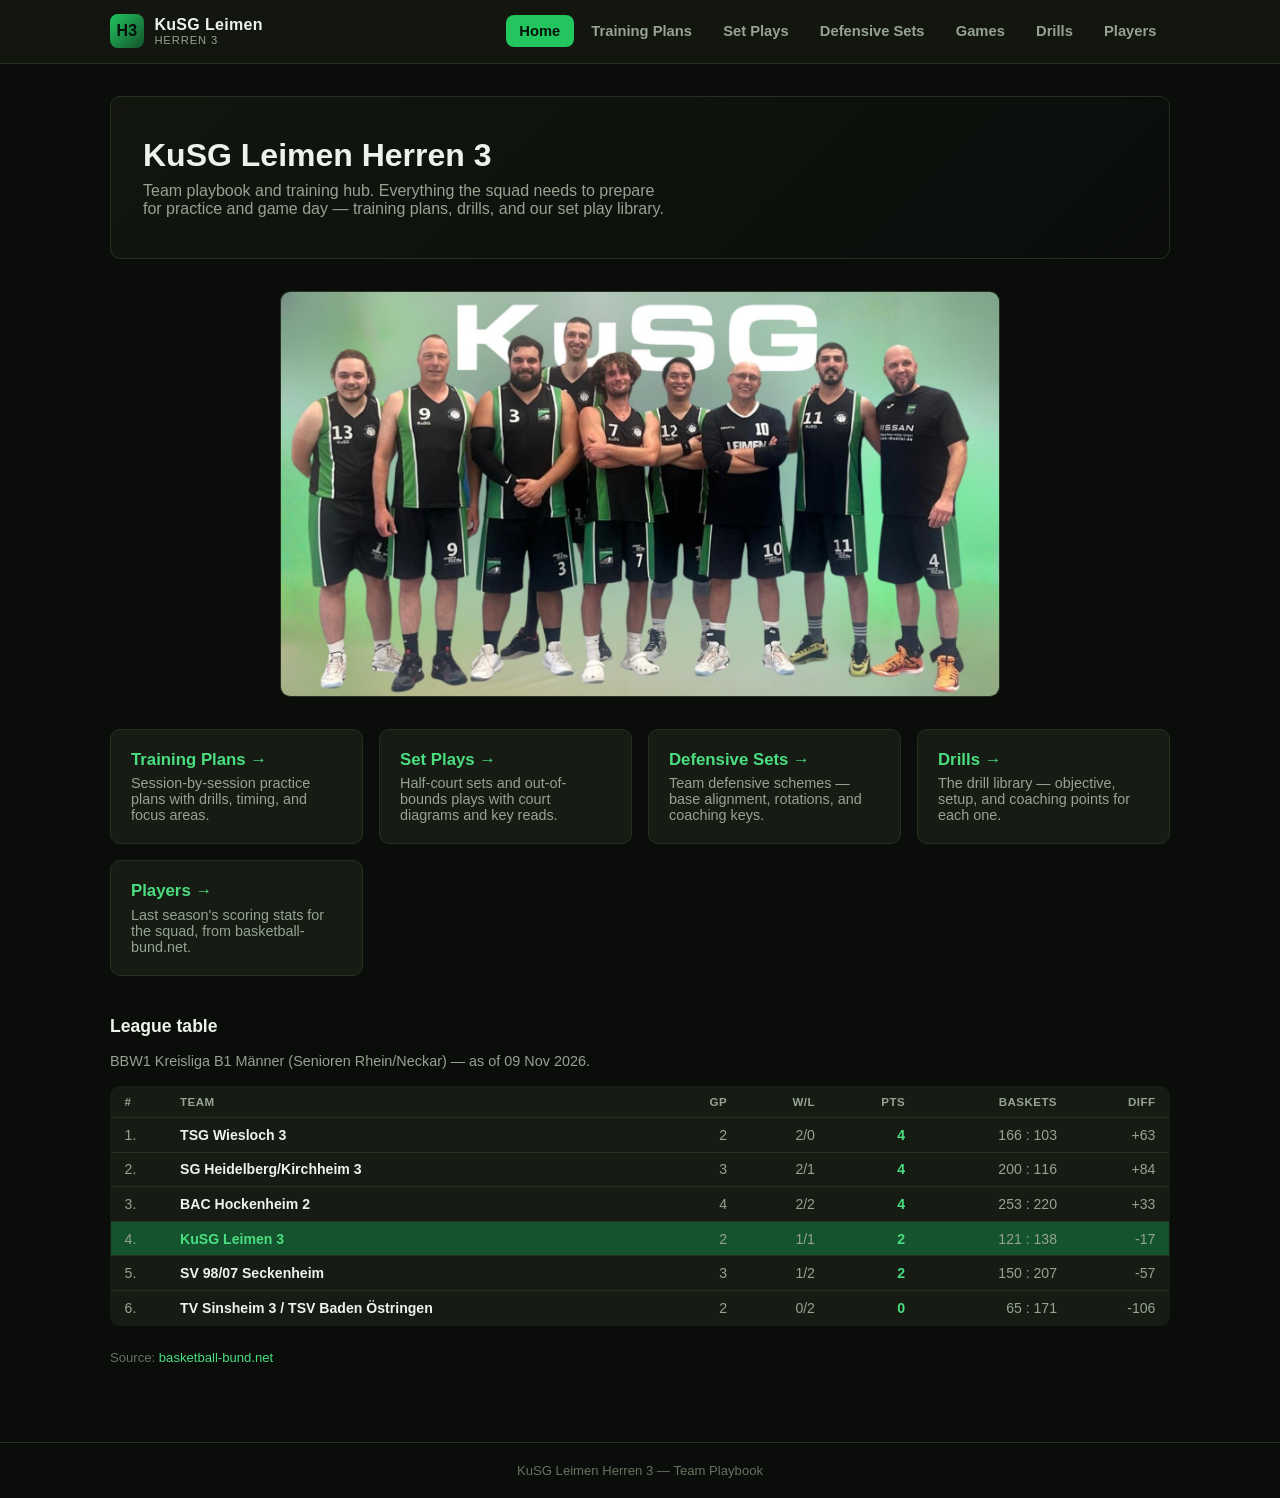
<file: index.html>
<!DOCTYPE html>
<html lang="en">
<head>
  <meta charset="UTF-8" />
  <meta name="viewport" content="width=device-width, initial-scale=1.0" />
  <title>KuSG Leimen Herren 3</title>
  <link rel="stylesheet" href="css/style.css" />
</head>
<body data-page="home">
  <header class="site-header">
    <div class="nav-inner">
      <a class="brand" href="index.html">
        <span class="brand-mark">H3</span>
        <span class="brand-text">KuSG Leimen<span class="sub">Herren 3</span></span>
      </a>
      <nav class="main-nav">
        <a href="index.html" data-page="home">Home</a>
        <a href="training.html" data-page="training">Training Plans</a>
        <a href="plays.html" data-page="plays">Set Plays</a>
        <a href="defense.html" data-page="defense">Defensive Sets</a>
        <a href="games.html" data-page="games">Games</a>
        <a href="drills.html" data-page="drills">Drills</a>
        <a href="players.html" data-page="players">Players</a>
      </nav>
    </div>
  </header>

  <main>
    <div class="hero">
      <h1>KuSG Leimen Herren 3</h1>
      <p>Team playbook and training hub. Everything the squad needs to prepare for practice and game day — training plans, drills, and our set play library.</p>
    </div>

    <figure class="team-photo">
      <img src="assets/team-photo-kusg.jpg" alt="The KuSG Leimen Herren 3 team lined up in front of the KuSG logo" width="1600" height="900" />
    </figure>

    <div class="card-grid">
      <a class="link-card" href="training.html">
        <h3>Training Plans →</h3>
        <p>Session-by-session practice plans with drills, timing, and focus areas.</p>
      </a>
      <a class="link-card" href="plays.html">
        <h3>Set Plays →</h3>
        <p>Half-court sets and out-of-bounds plays with court diagrams and key reads.</p>
      </a>
      <a class="link-card" href="defense.html">
        <h3>Defensive Sets →</h3>
        <p>Team defensive schemes — base alignment, rotations, and coaching keys.</p>
      </a>
      <a class="link-card" href="drills.html">
        <h3>Drills →</h3>
        <p>The drill library — objective, setup, and coaching points for each one.</p>
      </a>
      <a class="link-card" href="players.html">
        <h3>Players →</h3>
        <p>Last season's scoring stats for the squad, from basketball-bund.net.</p>
      </a>
    </div>

    <section id="league-table" class="league-section"></section>
  </main>

  <footer>KuSG Leimen Herren 3 — Team Playbook</footer>

  <script src="js/data.js"></script>
  <script src="js/court.js"></script>
  <script src="js/main.js"></script>
</body>
</html>
</file>
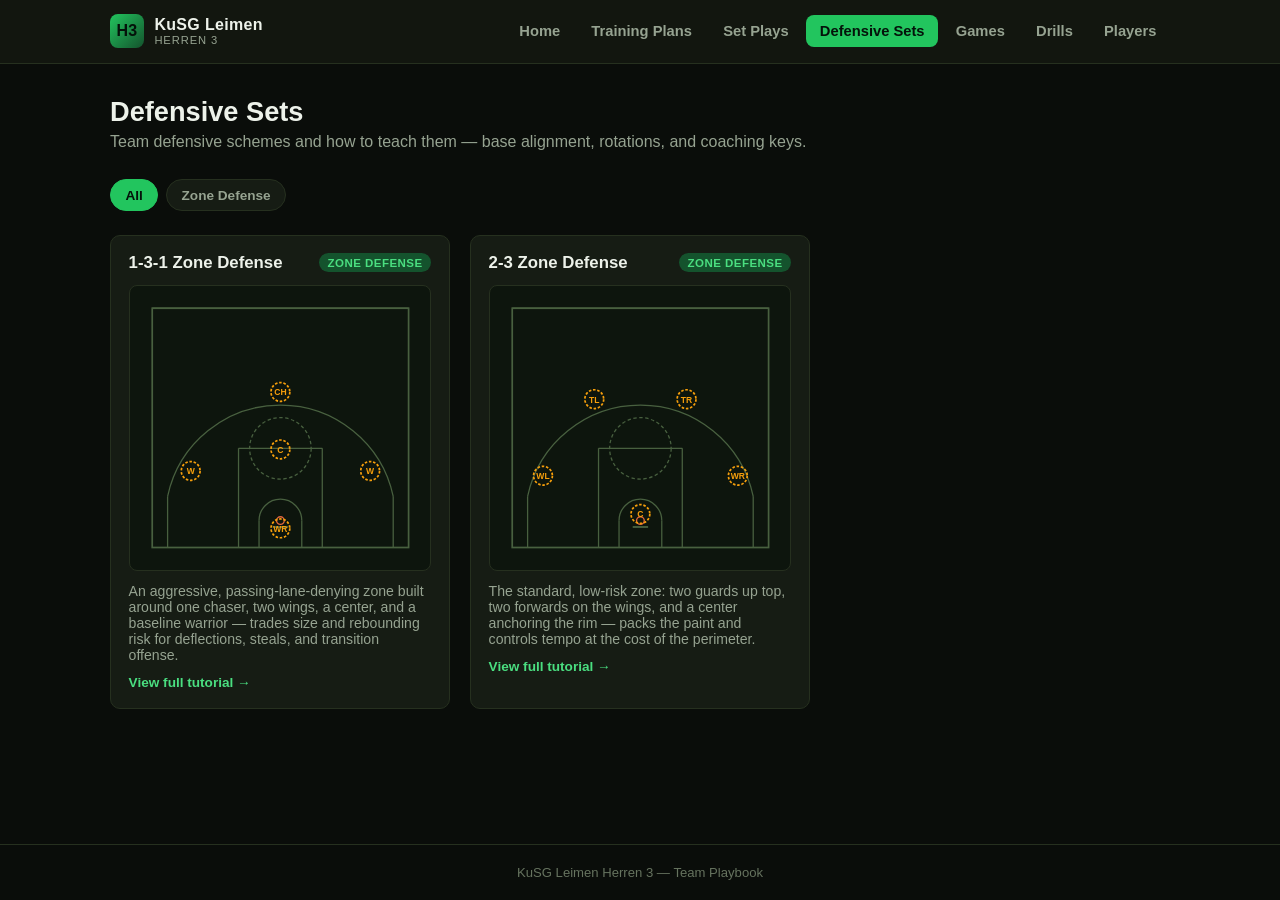
<file: defense.html>
<!DOCTYPE html>
<html lang="en">
<head>
  <meta charset="UTF-8" />
  <meta name="viewport" content="width=device-width, initial-scale=1.0" />
  <title>Defensive Sets — KuSG Leimen Herren 3</title>
  <link rel="stylesheet" href="css/style.css" />
</head>
<body data-page="defense">
  <header class="site-header">
    <div class="nav-inner">
      <a class="brand" href="index.html">
        <span class="brand-mark">H3</span>
        <span class="brand-text">KuSG Leimen<span class="sub">Herren 3</span></span>
      </a>
      <nav class="main-nav">
        <a href="index.html" data-page="home">Home</a>
        <a href="training.html" data-page="training">Training Plans</a>
        <a href="plays.html" data-page="plays">Set Plays</a>
        <a href="defense.html" data-page="defense">Defensive Sets</a>
        <a href="games.html" data-page="games">Games</a>
        <a href="drills.html" data-page="drills">Drills</a>
        <a href="players.html" data-page="players">Players</a>
      </nav>
    </div>
  </header>

  <main>
    <div class="page-header">
      <h1>Defensive Sets</h1>
      <p>Team defensive schemes and how to teach them — base alignment, rotations, and coaching keys.</p>
    </div>

    <div class="filter-bar" id="defense-filters"></div>
    <div class="defense-grid" id="defense-grid"></div>
  </main>

  <footer>KuSG Leimen Herren 3 — Team Playbook</footer>

  <script src="js/data.js"></script>
  <script src="js/court.js"></script>
  <script src="js/main.js"></script>
</body>
</html>
</file>
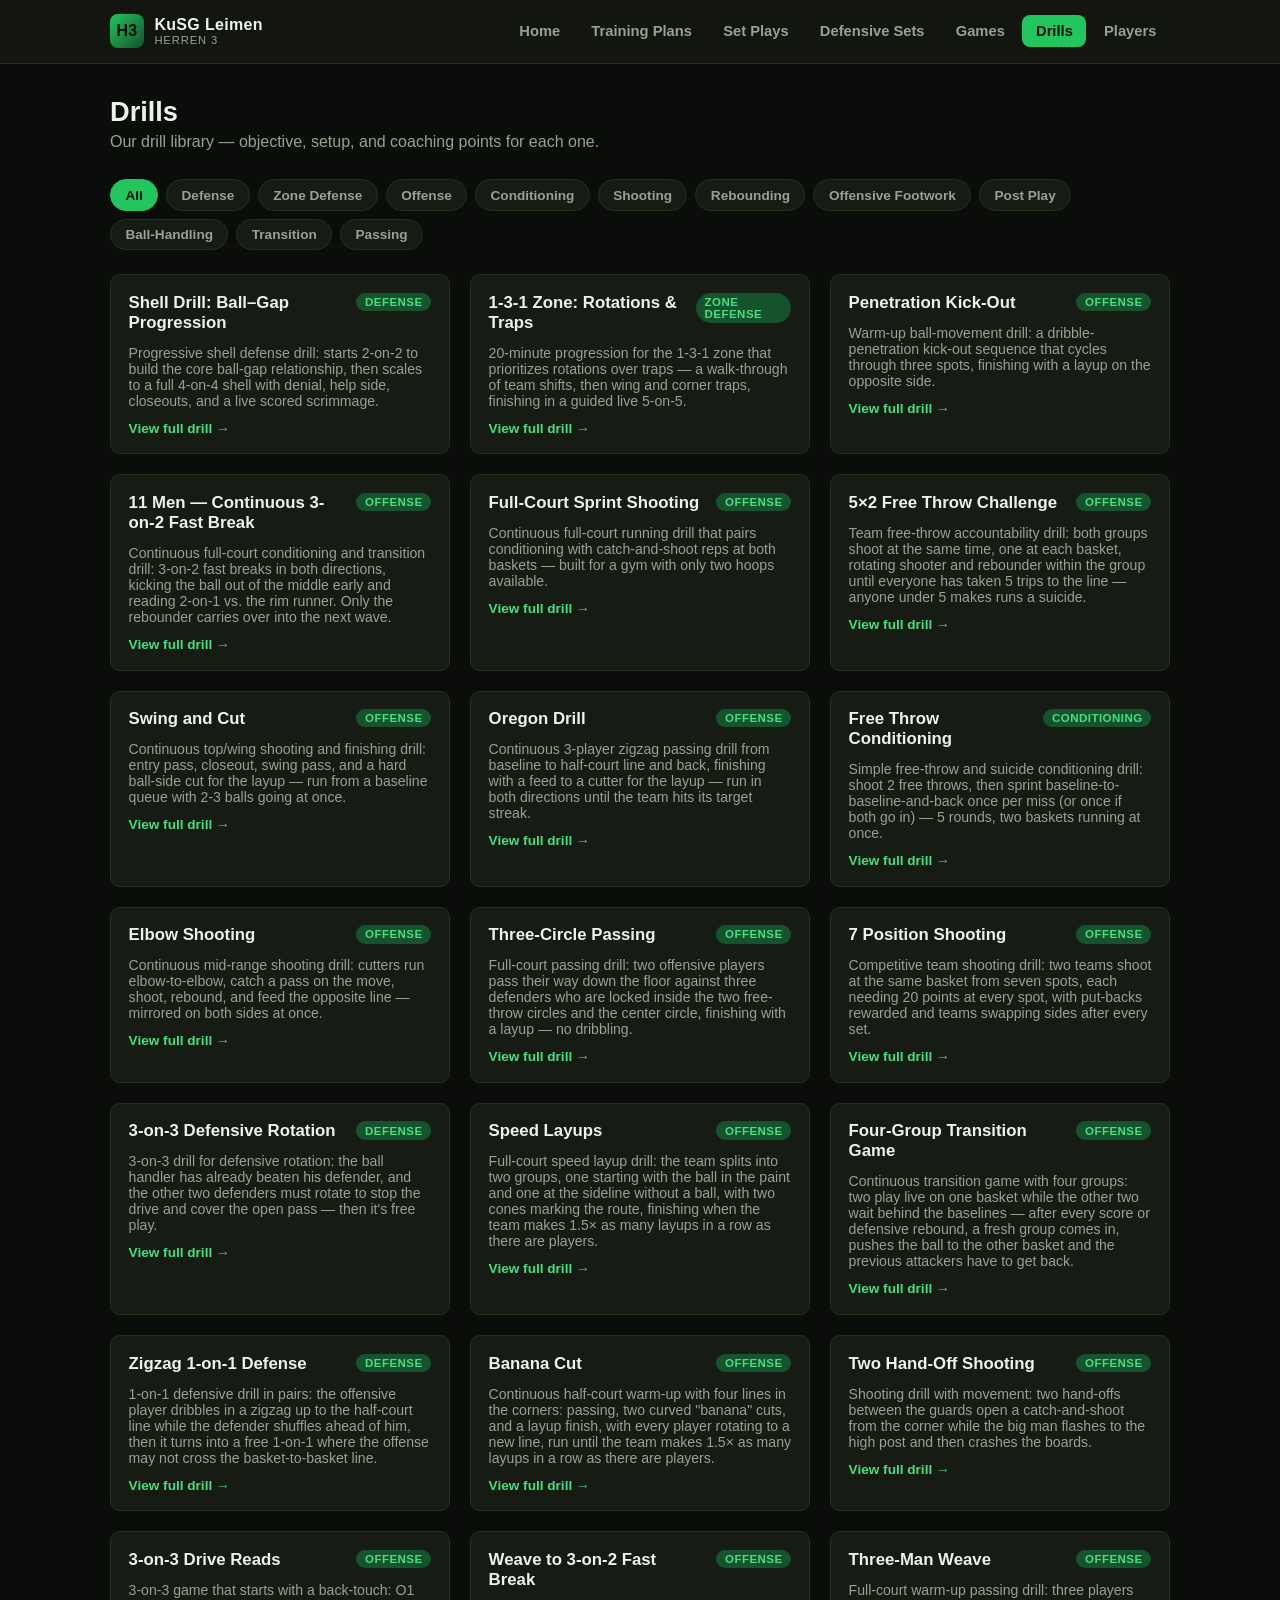
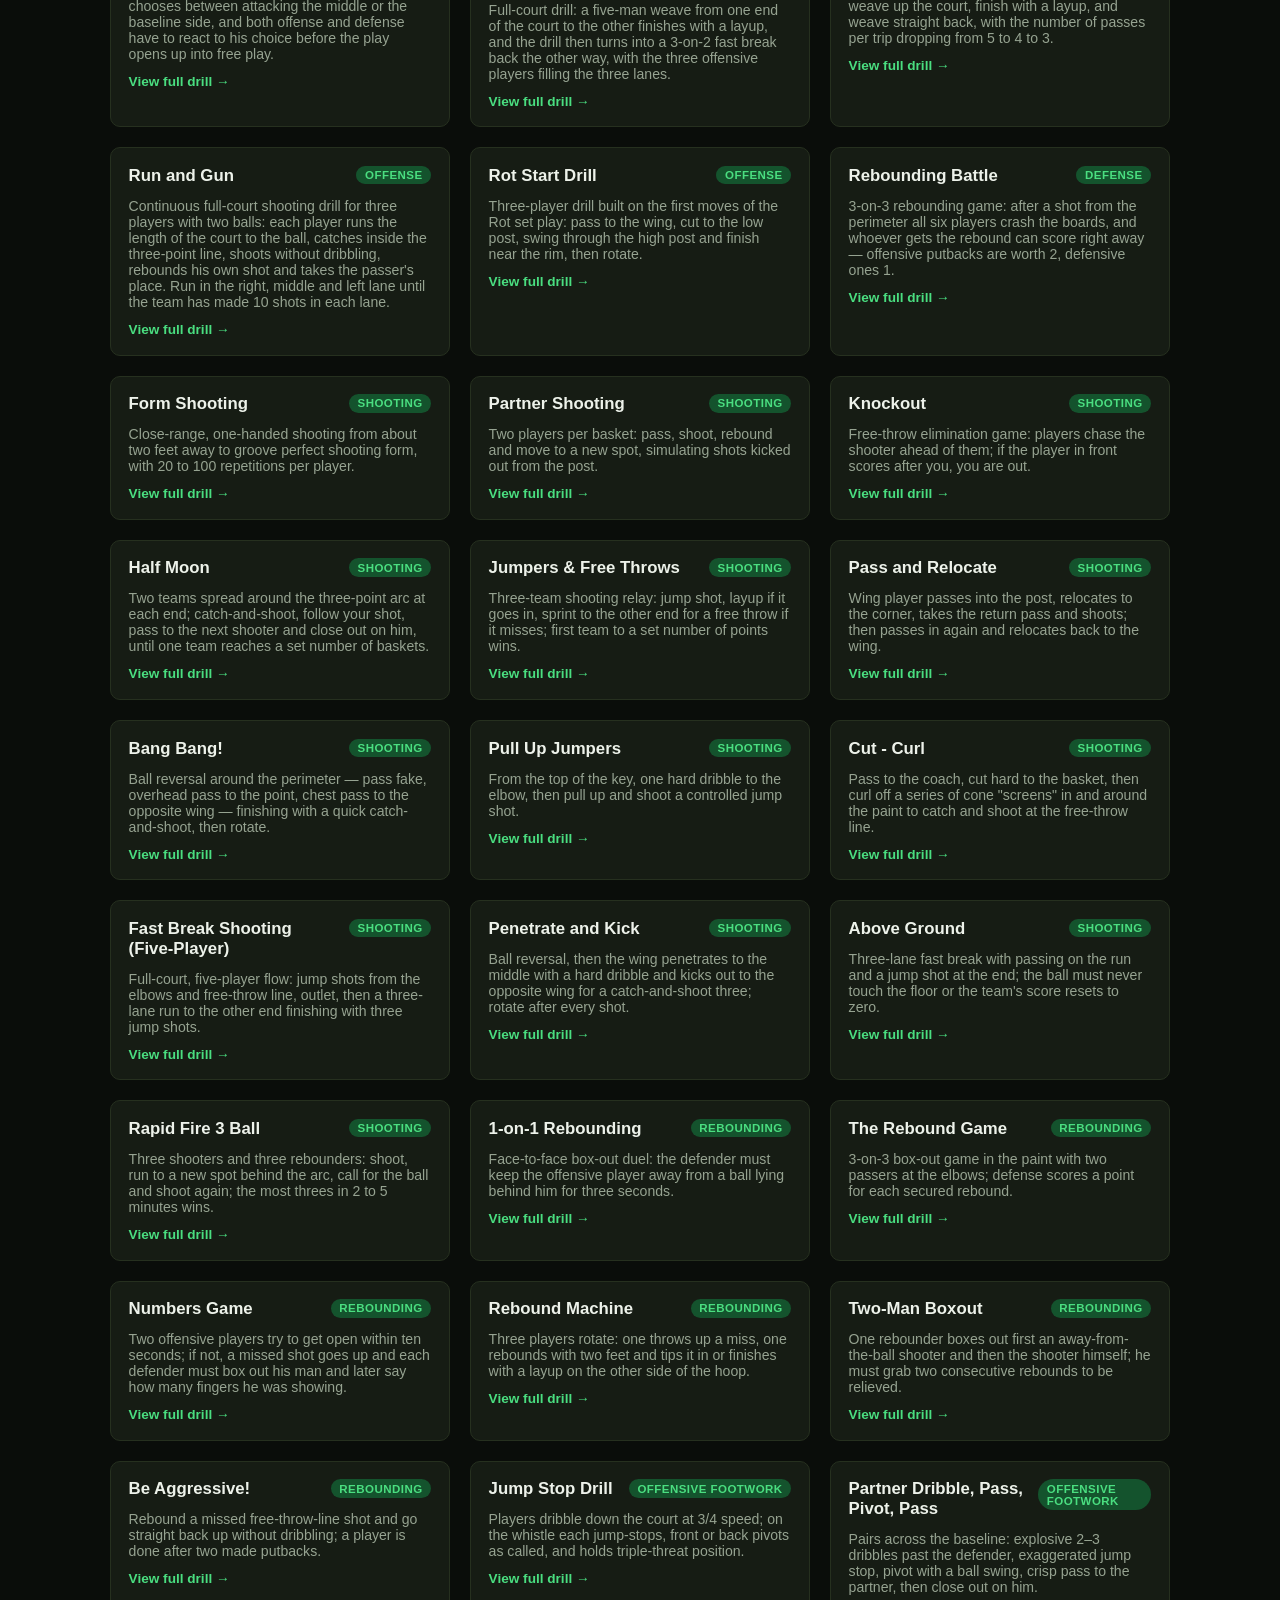
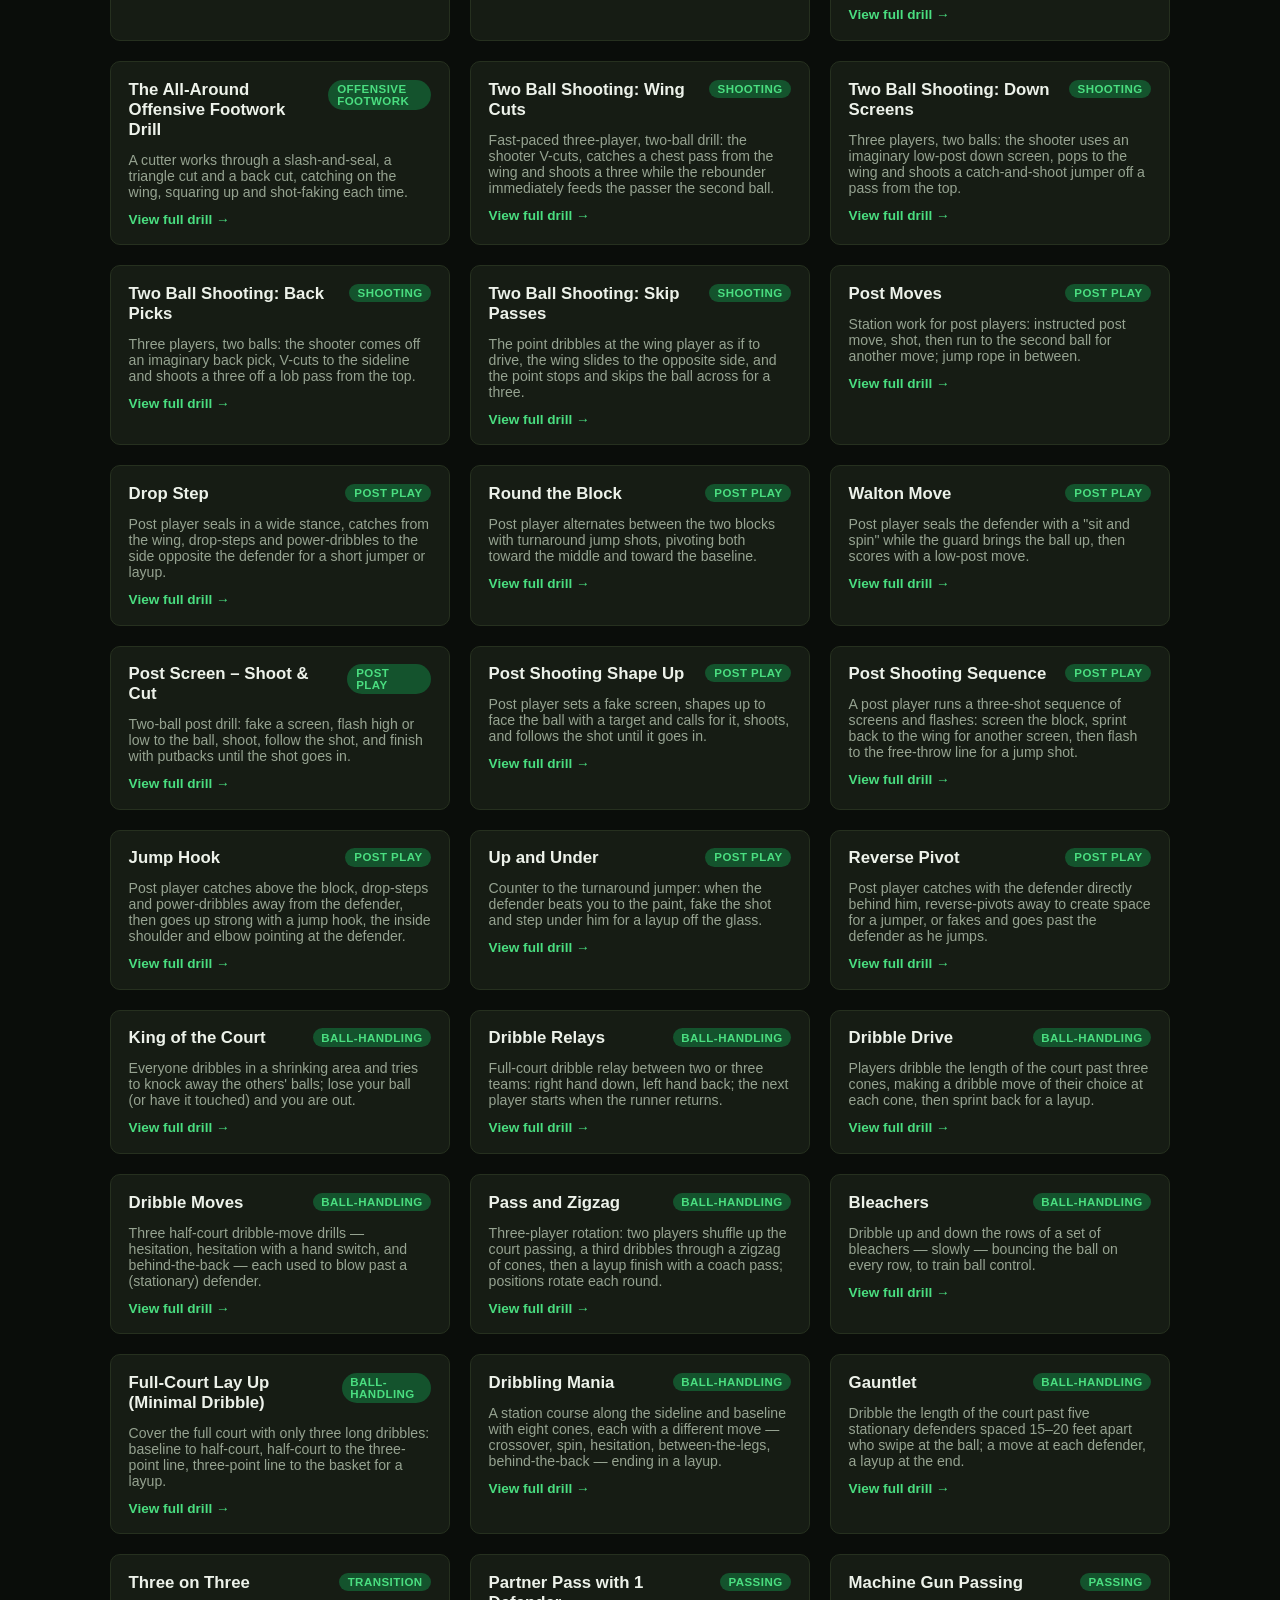
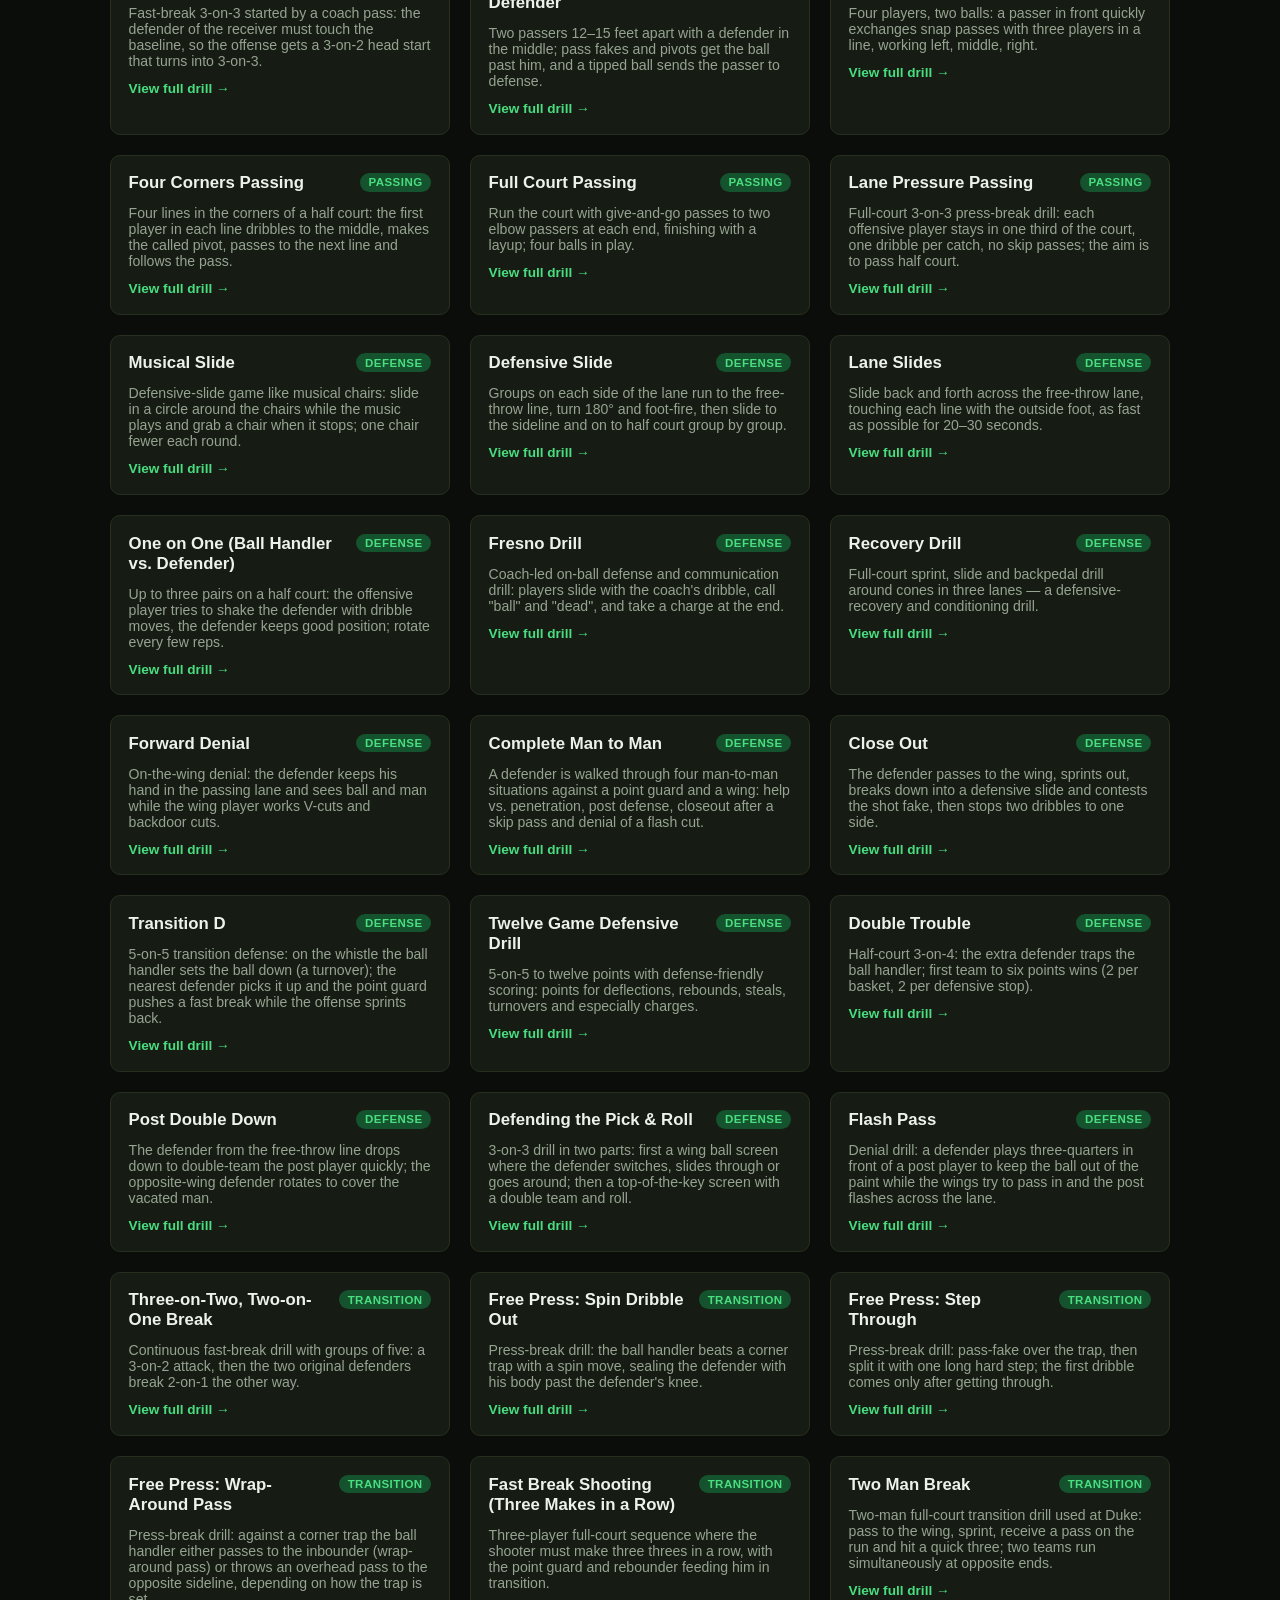
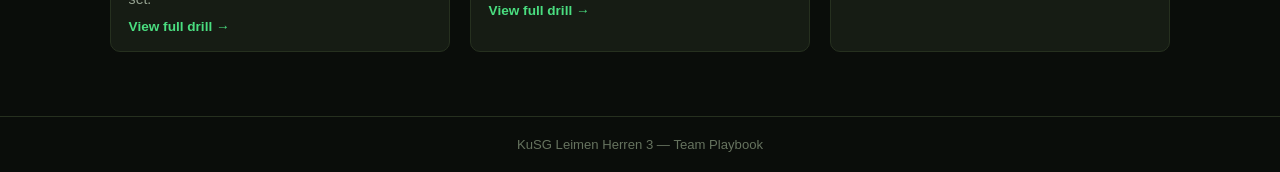
<file: drills.html>
<!DOCTYPE html>
<html lang="en">
<head>
  <meta charset="UTF-8" />
  <meta name="viewport" content="width=device-width, initial-scale=1.0" />
  <title>Drills — KuSG Leimen Herren 3</title>
  <link rel="stylesheet" href="css/style.css" />
</head>
<body data-page="drills">
  <header class="site-header">
    <div class="nav-inner">
      <a class="brand" href="index.html">
        <span class="brand-mark">H3</span>
        <span class="brand-text">KuSG Leimen<span class="sub">Herren 3</span></span>
      </a>
      <nav class="main-nav">
        <a href="index.html" data-page="home">Home</a>
        <a href="training.html" data-page="training">Training Plans</a>
        <a href="plays.html" data-page="plays">Set Plays</a>
        <a href="defense.html" data-page="defense">Defensive Sets</a>
        <a href="games.html" data-page="games">Games</a>
        <a href="drills.html" data-page="drills">Drills</a>
        <a href="players.html" data-page="players">Players</a>
      </nav>
    </div>
  </header>

  <main>
    <div class="page-header">
      <h1>Drills</h1>
      <p>Our drill library — objective, setup, and coaching points for each one.</p>
    </div>

    <div class="filter-bar" id="drill-filters"></div>
    <div class="play-grid" id="drill-grid"></div>
  </main>

  <footer>KuSG Leimen Herren 3 — Team Playbook</footer>

  <script src="js/data.js"></script>
  <script src="js/court.js"></script>
  <script src="js/main.js"></script>
</body>
</html>
</file>
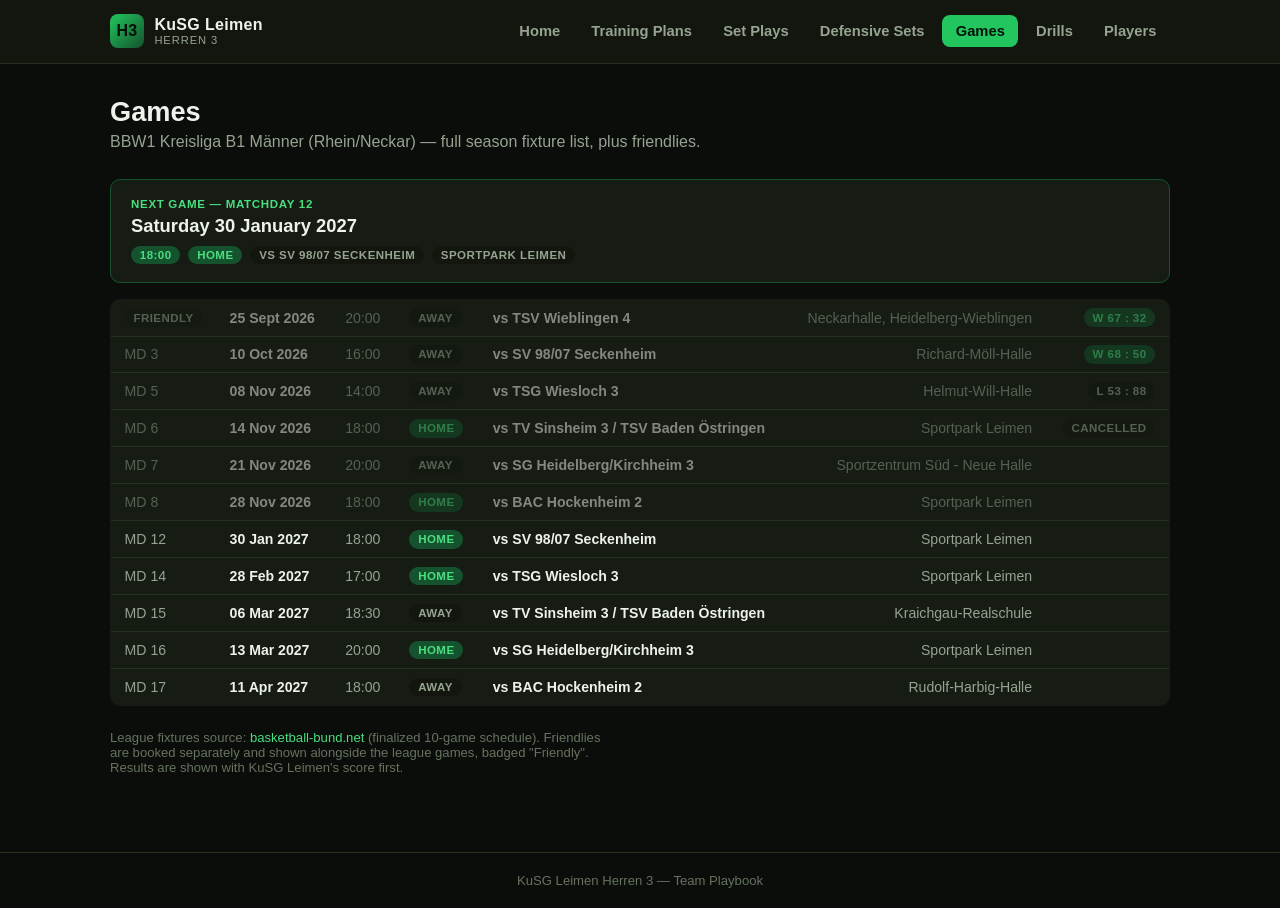
<file: games.html>
<!DOCTYPE html>
<html lang="en">
<head>
  <meta charset="UTF-8" />
  <meta name="viewport" content="width=device-width, initial-scale=1.0" />
  <title>Games — KuSG Leimen Herren 3</title>
  <link rel="stylesheet" href="css/style.css" />
</head>
<body data-page="games">
  <header class="site-header">
    <div class="nav-inner">
      <a class="brand" href="index.html">
        <span class="brand-mark">H3</span>
        <span class="brand-text">KuSG Leimen<span class="sub">Herren 3</span></span>
      </a>
      <nav class="main-nav">
        <a href="index.html" data-page="home">Home</a>
        <a href="training.html" data-page="training">Training Plans</a>
        <a href="plays.html" data-page="plays">Set Plays</a>
        <a href="defense.html" data-page="defense">Defensive Sets</a>
        <a href="games.html" data-page="games">Games</a>
        <a href="drills.html" data-page="drills">Drills</a>
        <a href="players.html" data-page="players">Players</a>
      </nav>
    </div>
  </header>

  <main>
    <div class="page-header">
      <h1>Games</h1>
      <p>BBW1 Kreisliga B1 Männer (Rhein/Neckar) — full season fixture list, plus friendlies.</p>
    </div>

    <div id="next-game"></div>
    <div id="game-list"></div>

    <p class="schedule-source">
      League fixtures source: <a href="https://www.basketball-bund.net/index.jsp?Action=101&amp;liga_id=52666" target="_blank" rel="noopener">basketball-bund.net</a> (finalized 10-game schedule).
      Friendlies are booked separately and shown alongside the league games, badged "Friendly". Results are shown with KuSG Leimen's score first.
    </p>
  </main>

  <footer>KuSG Leimen Herren 3 — Team Playbook</footer>

  <script src="js/data.js"></script>
  <script src="js/court.js"></script>
  <script src="js/main.js"></script>
</body>
</html>
</file>
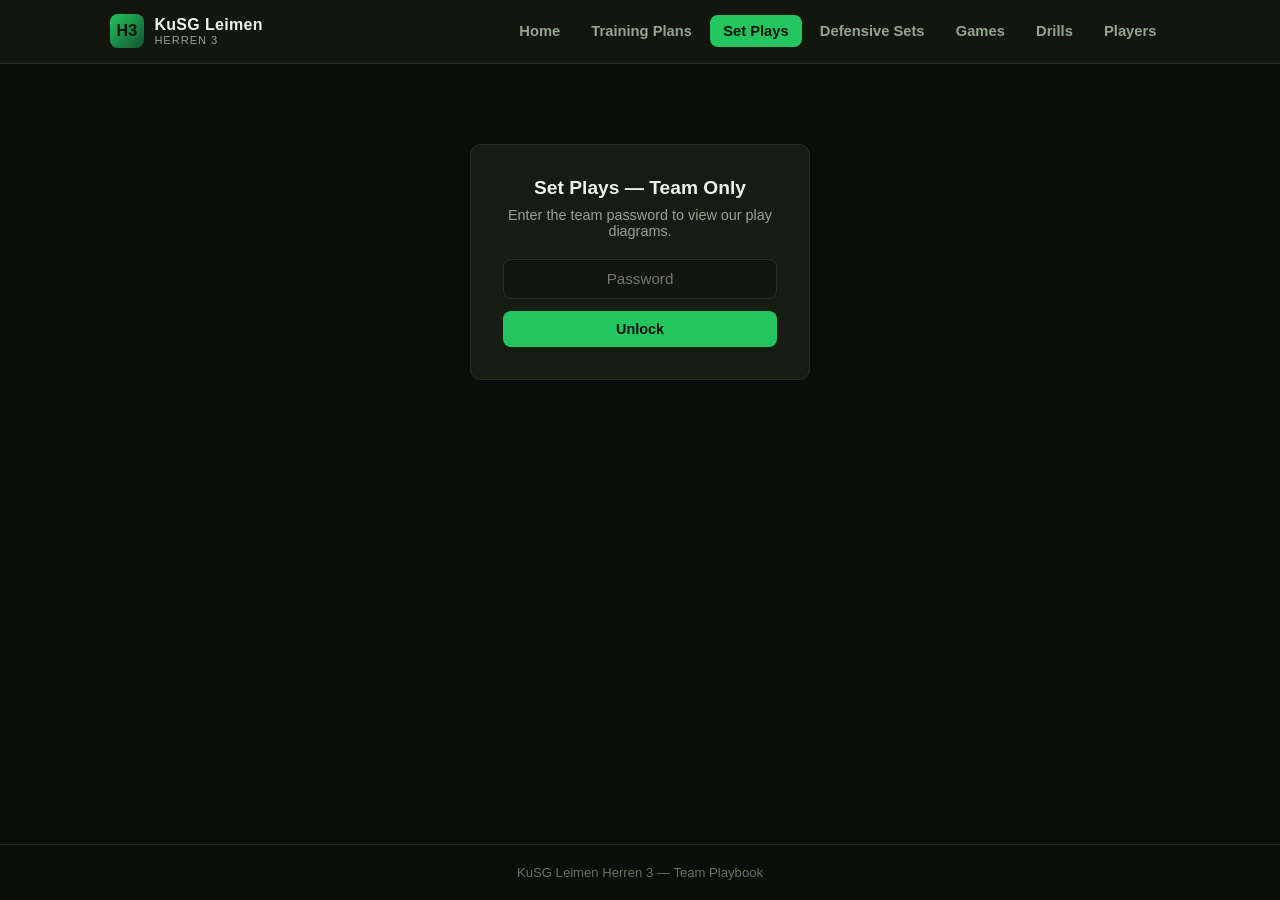
<file: play.html>
<!DOCTYPE html>
<html lang="en">
<head>
  <meta charset="UTF-8" />
  <meta name="viewport" content="width=device-width, initial-scale=1.0" />
  <title>Play Breakdown — KuSG Leimen Herren 3</title>
  <link rel="stylesheet" href="css/style.css" />
</head>
<body data-page="plays">
  <header class="site-header">
    <div class="nav-inner">
      <a class="brand" href="index.html">
        <span class="brand-mark">H3</span>
        <span class="brand-text">KuSG Leimen<span class="sub">Herren 3</span></span>
      </a>
      <nav class="main-nav">
        <a href="index.html" data-page="home">Home</a>
        <a href="training.html" data-page="training">Training Plans</a>
        <a href="plays.html" data-page="plays">Set Plays</a>
        <a href="defense.html" data-page="defense">Defensive Sets</a>
        <a href="games.html" data-page="games">Games</a>
        <a href="drills.html" data-page="drills">Drills</a>
        <a href="players.html" data-page="players">Players</a>
      </nav>
    </div>
  </header>

  <main>
    <div class="password-gate" id="plays-gate">
      <div class="password-gate-box">
        <h2>Set Plays — Team Only</h2>
        <p>Enter the team password to view our play diagrams.</p>
        <form id="plays-gate-form">
          <input type="password" id="plays-gate-input" placeholder="Password" autocomplete="off" />
          <button type="submit" class="btn-primary">Unlock</button>
        </form>
        <p class="gate-error" id="plays-gate-error" hidden>Incorrect password — try again.</p>
      </div>
    </div>

    <div id="plays-content" hidden>
      <a class="back-link" href="plays.html">← Back to Set Plays</a>
      <div id="play-detail"></div>
    </div>
  </main>

  <footer>KuSG Leimen Herren 3 — Team Playbook</footer>

  <script src="js/data.js"></script>
  <script src="js/court.js"></script>
  <script src="js/animate.js"></script>
  <script src="js/main.js"></script>
</body>
</html>
</file>
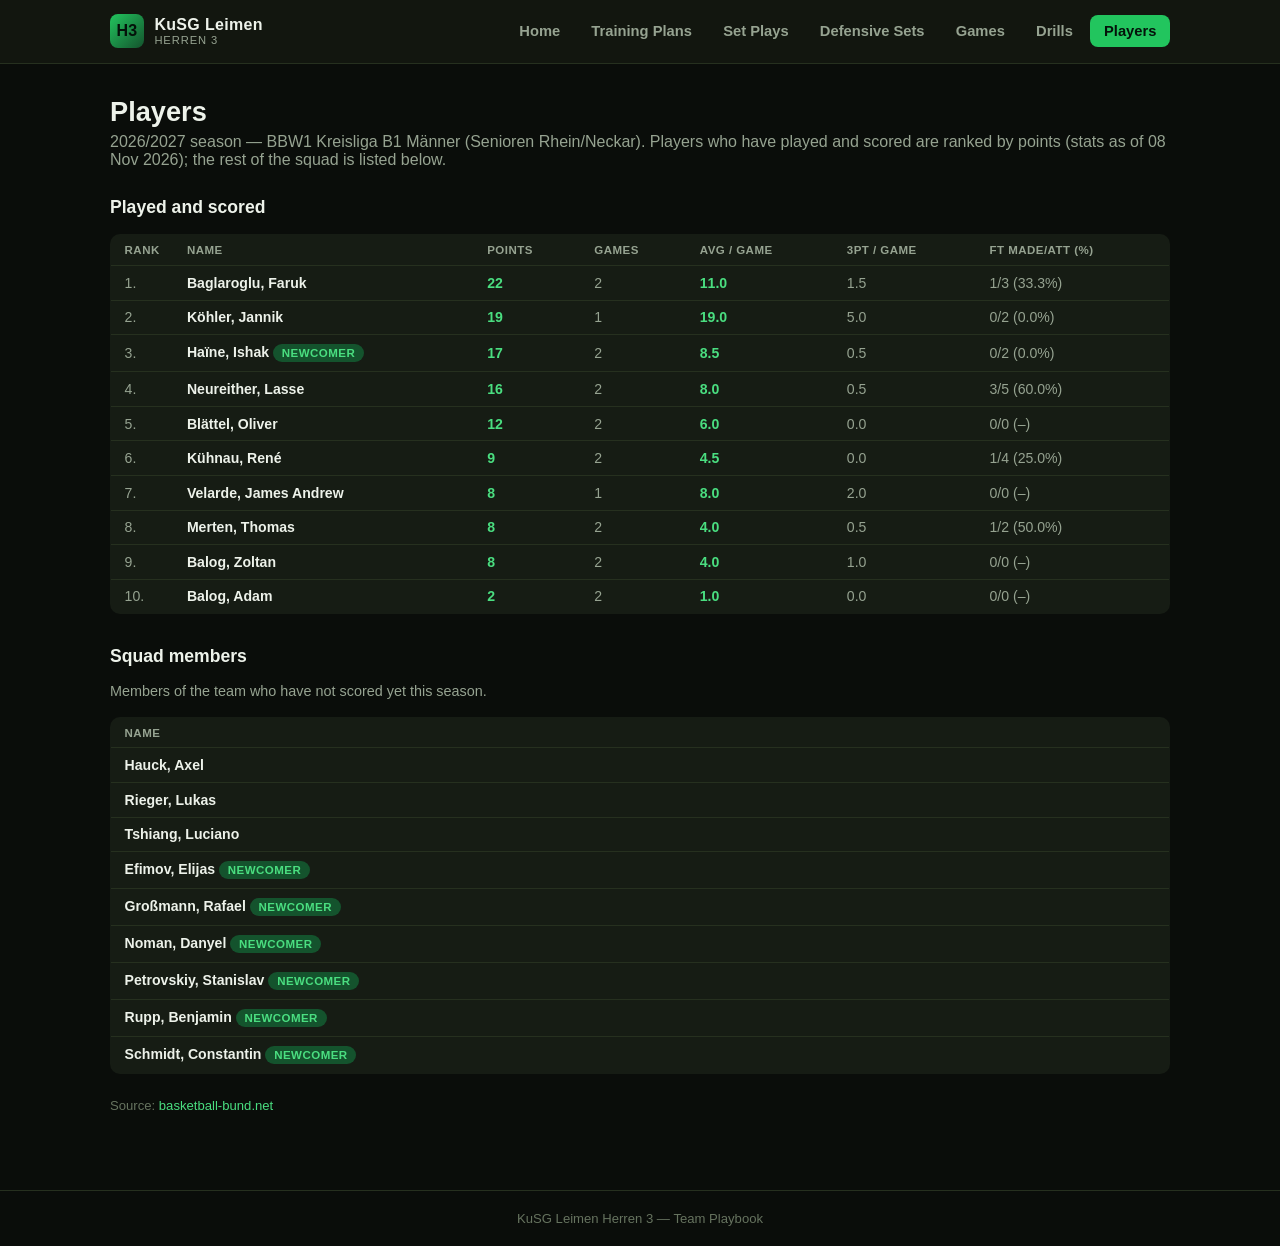
<file: players.html>
<!DOCTYPE html>
<html lang="en">
<head>
  <meta charset="UTF-8" />
  <meta name="viewport" content="width=device-width, initial-scale=1.0" />
  <title>Players — KuSG Leimen Herren 3</title>
  <link rel="stylesheet" href="css/style.css" />
</head>
<body data-page="players">
  <header class="site-header">
    <div class="nav-inner">
      <a class="brand" href="index.html">
        <span class="brand-mark">H3</span>
        <span class="brand-text">KuSG Leimen<span class="sub">Herren 3</span></span>
      </a>
      <nav class="main-nav">
        <a href="index.html" data-page="home">Home</a>
        <a href="training.html" data-page="training">Training Plans</a>
        <a href="plays.html" data-page="plays">Set Plays</a>
        <a href="defense.html" data-page="defense">Defensive Sets</a>
        <a href="games.html" data-page="games">Games</a>
        <a href="drills.html" data-page="drills">Drills</a>
        <a href="players.html" data-page="players">Players</a>
      </nav>
    </div>
  </header>

  <main>
    <div class="page-header">
      <h1>Players</h1>
      <p id="players-subhead"></p>
    </div>

    <div id="player-list"></div>
  </main>

  <footer>KuSG Leimen Herren 3 — Team Playbook</footer>

  <script src="js/data.js"></script>
  <script src="js/court.js"></script>
  <script src="js/main.js"></script>
</body>
</html>
</file>
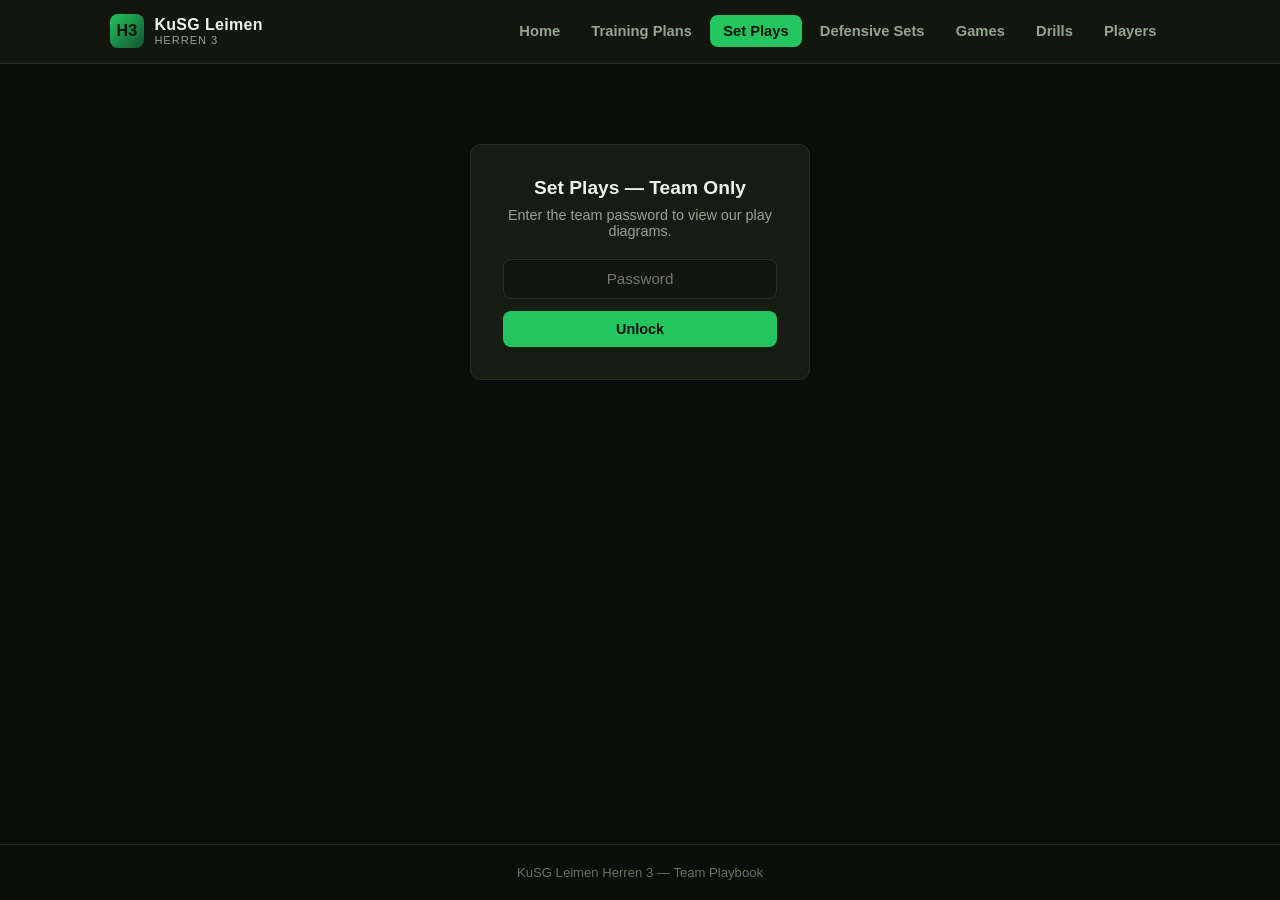
<file: plays.html>
<!DOCTYPE html>
<html lang="en">
<head>
  <meta charset="UTF-8" />
  <meta name="viewport" content="width=device-width, initial-scale=1.0" />
  <title>Set Plays — KuSG Leimen Herren 3</title>
  <link rel="stylesheet" href="css/style.css" />
</head>
<body data-page="plays">
  <header class="site-header">
    <div class="nav-inner">
      <a class="brand" href="index.html">
        <span class="brand-mark">H3</span>
        <span class="brand-text">KuSG Leimen<span class="sub">Herren 3</span></span>
      </a>
      <nav class="main-nav">
        <a href="index.html" data-page="home">Home</a>
        <a href="training.html" data-page="training">Training Plans</a>
        <a href="plays.html" data-page="plays">Set Plays</a>
        <a href="defense.html" data-page="defense">Defensive Sets</a>
        <a href="games.html" data-page="games">Games</a>
        <a href="drills.html" data-page="drills">Drills</a>
        <a href="players.html" data-page="players">Players</a>
      </nav>
    </div>
  </header>

  <main>
    <div class="password-gate" id="plays-gate">
      <div class="password-gate-box">
        <h2>Set Plays — Team Only</h2>
        <p>Enter the team password to view our play diagrams.</p>
        <form id="plays-gate-form">
          <input type="password" id="plays-gate-input" placeholder="Password" autocomplete="off" />
          <button type="submit" class="btn-primary">Unlock</button>
        </form>
        <p class="gate-error" id="plays-gate-error" hidden>Incorrect password — try again.</p>
      </div>
    </div>

    <div id="plays-content" hidden>
      <div class="page-header">
        <h1>Set Plays</h1>
        <p>Court diagrams: solid green arrows are cuts, dashed grey arrows are passes, red bars are screens.</p>
      </div>

      <div class="filter-bar" id="play-filters"></div>
      <div class="play-grid" id="play-grid"></div>
    </div>
  </main>

  <footer>KuSG Leimen Herren 3 — Team Playbook</footer>

  <script src="js/data.js"></script>
  <script src="js/court.js"></script>
  <script src="js/main.js"></script>
</body>
</html>
</file>
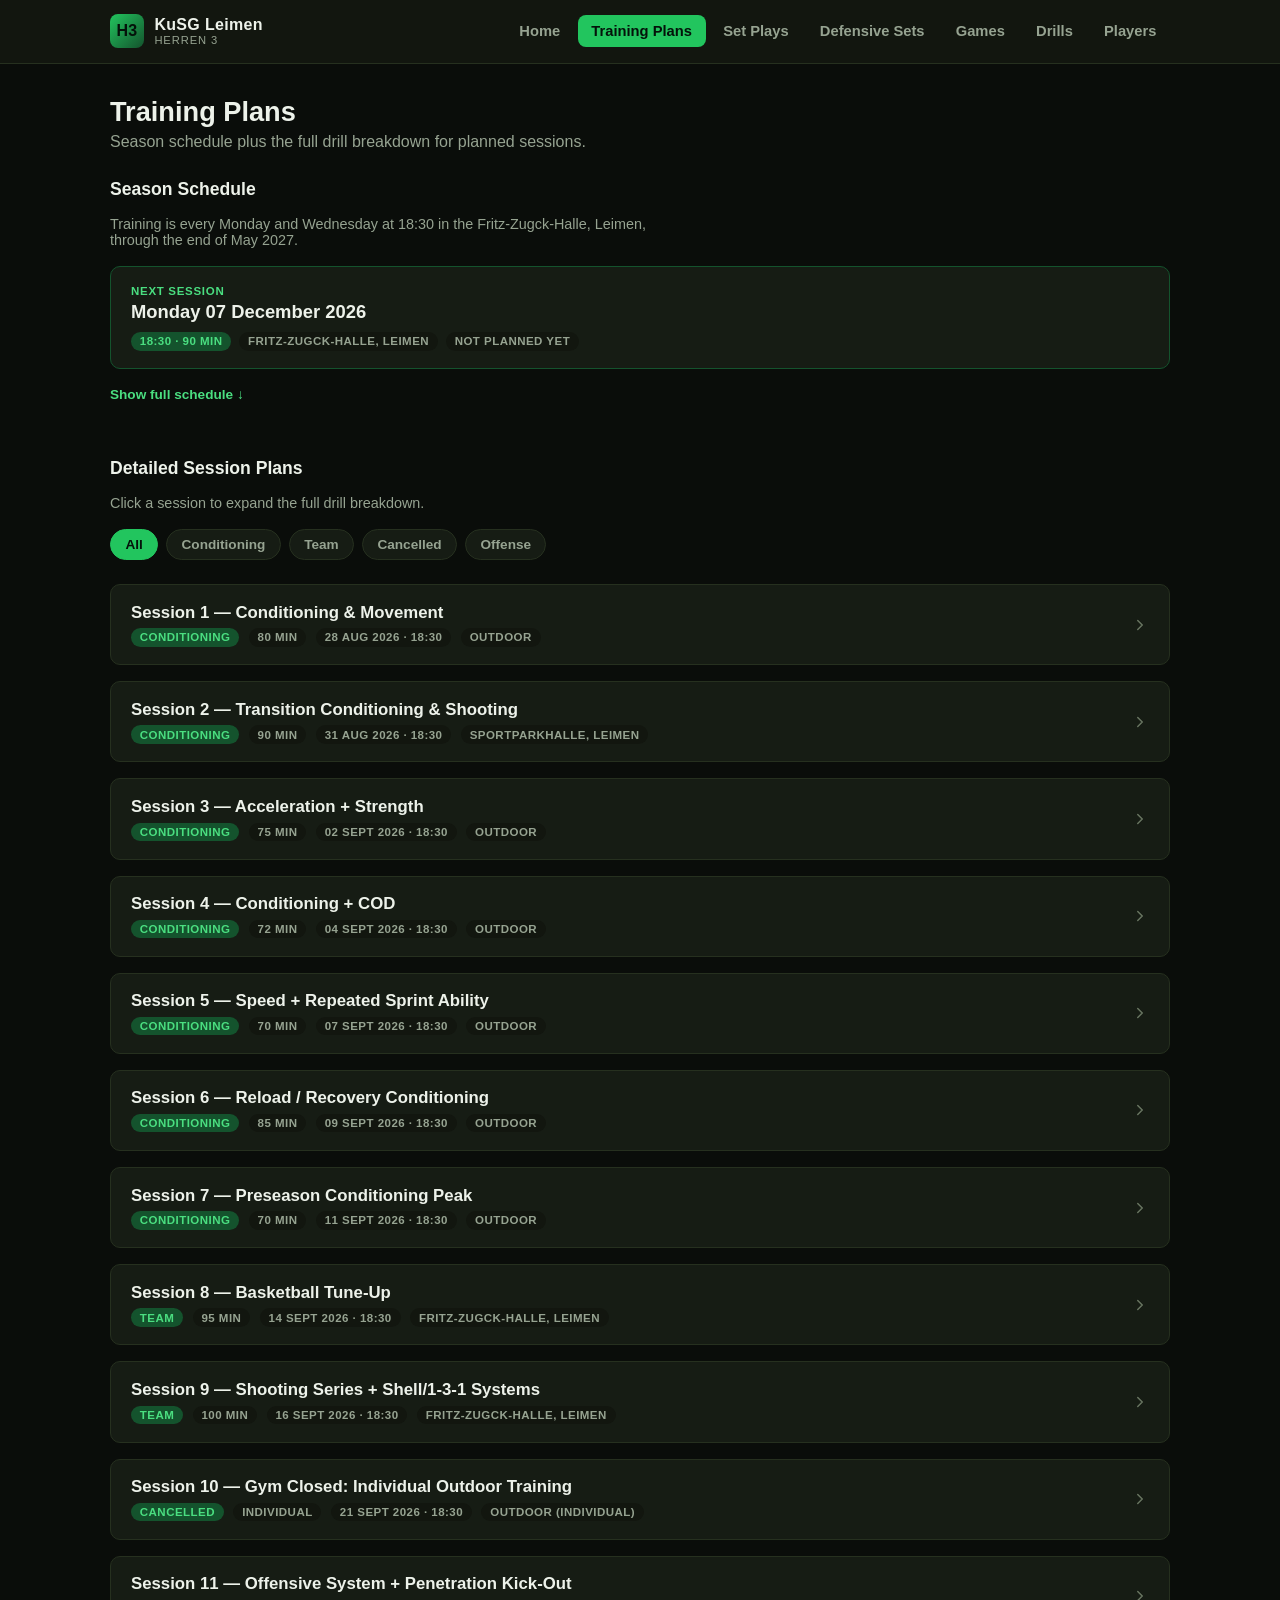
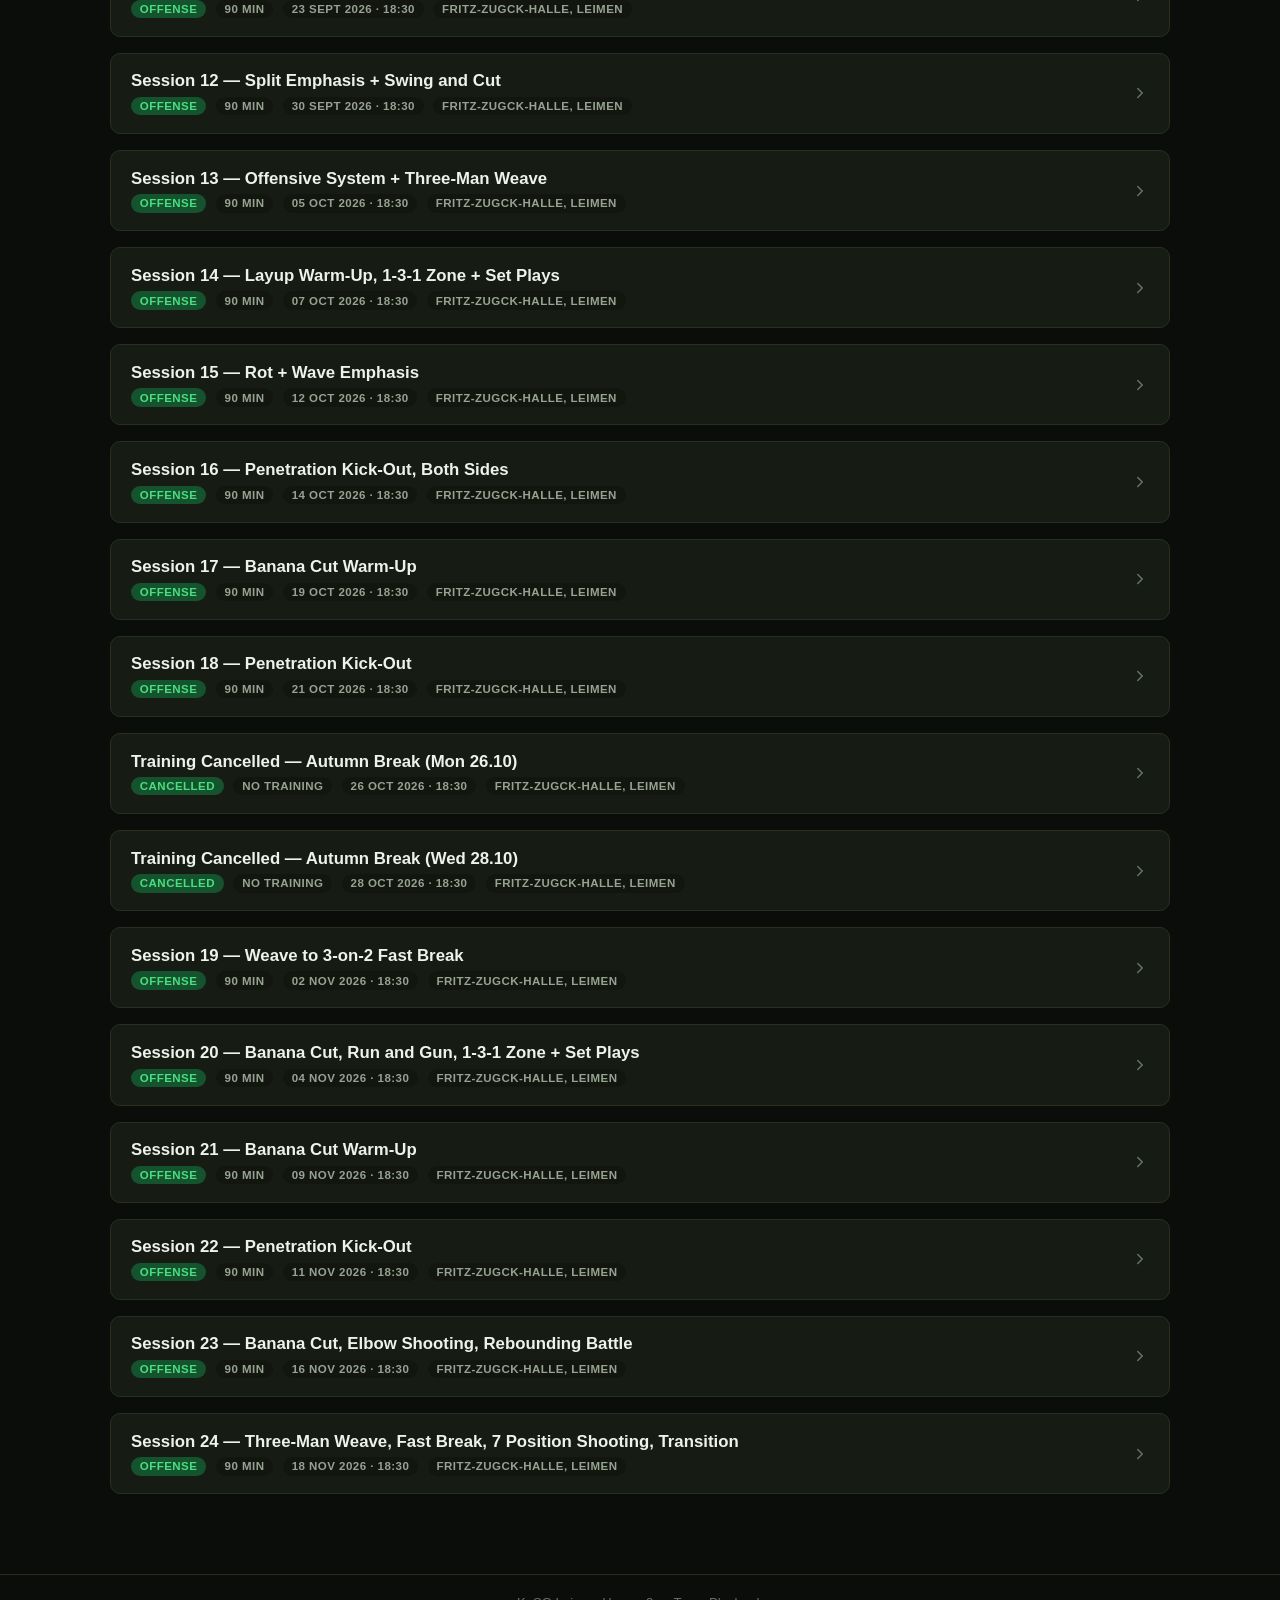
<file: training.html>
<!DOCTYPE html>
<html lang="en">
<head>
  <meta charset="UTF-8" />
  <meta name="viewport" content="width=device-width, initial-scale=1.0" />
  <title>Training Plans — KuSG Leimen Herren 3</title>
  <link rel="stylesheet" href="css/style.css" />
</head>
<body data-page="training">
  <header class="site-header">
    <div class="nav-inner">
      <a class="brand" href="index.html">
        <span class="brand-mark">H3</span>
        <span class="brand-text">KuSG Leimen<span class="sub">Herren 3</span></span>
      </a>
      <nav class="main-nav">
        <a href="index.html" data-page="home">Home</a>
        <a href="training.html" data-page="training">Training Plans</a>
        <a href="plays.html" data-page="plays">Set Plays</a>
        <a href="defense.html" data-page="defense">Defensive Sets</a>
        <a href="games.html" data-page="games">Games</a>
        <a href="drills.html" data-page="drills">Drills</a>
        <a href="players.html" data-page="players">Players</a>
      </nav>
    </div>
  </header>

  <main>
    <div class="page-header">
      <h1>Training Plans</h1>
      <p>Season schedule plus the full drill breakdown for planned sessions.</p>
    </div>

    <section class="schedule-section">
      <h2 class="section-heading">Season Schedule</h2>
      <p class="schedule-intro">Training is every Monday and Wednesday at 18:30 in the Fritz-Zugck-Halle, Leimen, through the end of May 2027.</p>
      <div id="next-session"></div>
      <button type="button" class="btn-link schedule-toggle" id="schedule-toggle">Show full schedule ↓</button>
      <div id="schedule-full" class="schedule-full" hidden></div>
    </section>

    <h2 class="section-heading">Detailed Session Plans</h2>
    <p class="schedule-intro">Click a session to expand the full drill breakdown.</p>
    <div class="filter-bar" id="plan-filters"></div>
    <div id="plan-list"></div>
  </main>

  <footer>KuSG Leimen Herren 3 — Team Playbook</footer>

  <script src="js/data.js"></script>
  <script src="js/court.js"></script>
  <script src="js/main.js"></script>
</body>
</html>
</file>
<file: css/style.css>
:root {
  --bg: #0a0d0a;
  --bg-elevated: #12160f;
  --bg-card: #161c14;
  --border: #26301f;
  --green: #22c55e;
  --green-bright: #4ade80;
  --green-dim: #14532d;
  --text: #edf2ea;
  --text-muted: #96a391;
  --text-faint: #66735f;
  --danger: #ef4444;
  --radius: 10px;
  --max-width: 1100px;
  font-family: -apple-system, BlinkMacSystemFont, "Segoe UI", Roboto, Helvetica, Arial, sans-serif;
}

* { box-sizing: border-box; }

html, body {
  margin: 0;
  padding: 0;
  background: var(--bg);
  color: var(--text);
  overflow-x: hidden;
}

body {
  min-height: 100vh;
  display: flex;
  flex-direction: column;
}

a { color: var(--green-bright); text-decoration: none; }
a:hover { text-decoration: underline; }

/* ---------- Nav ---------- */

header.site-header {
  background: var(--bg-elevated);
  border-bottom: 1px solid var(--border);
  position: sticky;
  top: 0;
  z-index: 10;
}

.nav-inner {
  max-width: var(--max-width);
  margin: 0 auto;
  padding: 0.9rem 1.25rem;
  display: flex;
  align-items: center;
  justify-content: space-between;
  gap: 1rem;
}

.brand {
  display: flex;
  align-items: center;
  gap: 0.65rem;
  color: var(--text);
  font-weight: 700;
  letter-spacing: 0.02em;
}
.brand:hover { text-decoration: none; }

.brand-mark {
  width: 34px;
  height: 34px;
  border-radius: 8px;
  background: linear-gradient(135deg, var(--green) 0%, var(--green-dim) 100%);
  display: flex;
  align-items: center;
  justify-content: center;
  font-size: 1rem;
  color: #04120a;
  font-weight: 800;
  flex-shrink: 0;
}

.brand-text { display: flex; flex-direction: column; line-height: 1.15; }
.brand-text .sub { font-size: 0.7rem; color: var(--text-muted); font-weight: 500; letter-spacing: 0.08em; text-transform: uppercase; }

nav.main-nav { display: flex; gap: 0.25rem; }

nav.main-nav a {
  color: var(--text-muted);
  padding: 0.5rem 0.85rem;
  border-radius: 8px;
  font-size: 0.92rem;
  font-weight: 600;
}
nav.main-nav a:hover { color: var(--text); text-decoration: none; background: var(--bg-card); }
nav.main-nav a.active { color: #04120a; background: var(--green); }

/* ---------- Layout ---------- */

main {
  flex: 1;
  width: 100%;
  max-width: var(--max-width);
  margin: 0 auto;
  padding: 2rem 1.25rem 4rem;
}

.page-header { margin-bottom: 1.75rem; }
.page-header h1 { margin: 0 0 0.35rem; font-size: 1.7rem; }
.page-header p { margin: 0; color: var(--text-muted); }

footer {
  border-top: 1px solid var(--border);
  padding: 1.25rem;
  text-align: center;
  color: var(--text-faint);
  font-size: 0.82rem;
}

/* ---------- Home ---------- */

.hero {
  background: linear-gradient(135deg, var(--bg-elevated) 0%, var(--bg) 100%);
  border: 1px solid var(--border);
  border-radius: var(--radius);
  padding: 2.5rem 2rem;
  margin-bottom: 2rem;
}
.hero h1 { font-size: 2rem; margin: 0 0 0.5rem; }
.hero p { color: var(--text-muted); max-width: 60ch; margin: 0; }

.team-photo {
  max-width: 720px;
  margin: 0 auto 2rem;
  border: 1px solid var(--border);
  border-radius: var(--radius);
  overflow: hidden;
  background: var(--bg-elevated);
}
.team-photo img {
  display: block;
  width: 100%;
  height: auto;
}

.card-grid {
  display: grid;
  grid-template-columns: repeat(auto-fit, minmax(240px, 1fr));
  gap: 1rem;
}

.link-card {
  display: block;
  background: var(--bg-card);
  border: 1px solid var(--border);
  border-radius: var(--radius);
  padding: 1.25rem;
  color: var(--text);
}
.link-card:hover { border-color: var(--green-dim); text-decoration: none; }
.link-card h3 { margin: 0 0 0.35rem; color: var(--green-bright); font-size: 1.05rem; }
.link-card p { margin: 0; color: var(--text-muted); font-size: 0.9rem; }

/* ---------- Filter tabs ---------- */

.filter-bar {
  display: flex;
  flex-wrap: wrap;
  gap: 0.5rem;
  margin-bottom: 1.5rem;
}
.filter-btn {
  background: var(--bg-card);
  border: 1px solid var(--border);
  color: var(--text-muted);
  padding: 0.45rem 0.9rem;
  border-radius: 999px;
  font-size: 0.85rem;
  font-weight: 600;
  cursor: pointer;
}
.filter-btn:hover { color: var(--text); }
.filter-btn.active { background: var(--green); border-color: var(--green); color: #04120a; }

/* ---------- Season schedule ---------- */

.schedule-section { margin-bottom: 2.5rem; }
.schedule-intro { color: var(--text-muted); font-size: 0.9rem; margin: 0 0 1.1rem; max-width: 70ch; }

.next-session-card {
  background: var(--bg-card);
  border: 1px solid var(--green-dim);
  border-radius: var(--radius);
  padding: 1.1rem 1.25rem;
  margin-bottom: 1rem;
}
.next-session-label { font-size: 0.72rem; font-weight: 700; text-transform: uppercase; letter-spacing: 0.06em; color: var(--green-bright); margin-bottom: 0.3rem; }
.next-session-date { font-size: 1.15rem; font-weight: 700; margin-bottom: 0.55rem; }
.next-session-meta { display: flex; gap: 0.5rem; flex-wrap: wrap; align-items: center; }

.schedule-toggle {
  background: none;
  border: none;
  color: var(--green-bright);
  font-size: 0.88rem;
  font-weight: 600;
  cursor: pointer;
  padding: 0;
  margin-bottom: 1rem;
}
.schedule-toggle:hover { text-decoration: underline; }

.schedule-full { display: flex; flex-direction: column; gap: 1.25rem; }
.schedule-full[hidden] { display: none; }
.schedule-month-title { font-size: 0.95rem; margin: 0 0 0.5rem; color: var(--text); }

.schedule-table { width: 100%; border-collapse: collapse; background: var(--bg-card); border: 1px solid var(--border); border-radius: var(--radius); overflow: hidden; }
.schedule-table td { padding: 0.55rem 0.85rem; border-top: 1px solid var(--border); font-size: 0.88rem; }
.schedule-table tr:first-child td { border-top: none; }
.schedule-table .schedule-day { color: var(--text-muted); width: 3.5rem; }
.schedule-table .schedule-date { font-weight: 600; }
.schedule-table .schedule-time { color: var(--text-muted); white-space: nowrap; }
.schedule-table .schedule-status { text-align: right; white-space: nowrap; }
.schedule-table .text-muted { color: var(--text-faint); }
.schedule-row-past { opacity: 0.5; }

/* ---------- Games ---------- */

.table-scroll { overflow-x: auto; }
.game-table { min-width: 740px; }
.game-table .game-side { white-space: nowrap; }
.game-table .game-opponent { font-weight: 600; white-space: nowrap; }
.game-table .game-venue { color: var(--text-muted); text-align: right; white-space: nowrap; }

.schedule-source { color: var(--text-faint); font-size: 0.82rem; margin-top: 1.5rem; max-width: 70ch; }

/* ---------- Players ---------- */

.player-table thead th { text-align: left; padding: 0.55rem 0.85rem; font-size: 0.72rem; text-transform: uppercase; letter-spacing: 0.04em; color: var(--text-muted); border-bottom: 1px solid var(--border); }
.player-table .player-name { font-weight: 600; }
.player-table .player-points, .player-table .player-avg { color: var(--green-bright); font-weight: 700; }

.table-separator-row td { background: var(--bg-elevated); color: var(--text-muted); font-size: 0.72rem; font-weight: 700; text-transform: uppercase; letter-spacing: 0.06em; padding: 0.45rem 0.85rem; }

/* ---------- Training plans ---------- */

.plan-card {
  background: var(--bg-card);
  border: 1px solid var(--border);
  border-radius: var(--radius);
  margin-bottom: 1rem;
  overflow: hidden;
}

.plan-summary {
  display: flex;
  align-items: center;
  justify-content: space-between;
  gap: 1rem;
  padding: 1.1rem 1.25rem;
  cursor: pointer;
}

.plan-summary-left { display: flex; flex-direction: column; gap: 0.35rem; }
.plan-title { font-size: 1.05rem; font-weight: 700; }
.plan-meta { display: flex; gap: 0.6rem; flex-wrap: wrap; align-items: center; }

.badge {
  display: inline-block;
  font-size: 0.72rem;
  font-weight: 700;
  text-transform: uppercase;
  letter-spacing: 0.04em;
  padding: 0.2rem 0.55rem;
  border-radius: 999px;
  background: var(--green-dim);
  color: var(--green-bright);
}
.badge.muted { background: var(--bg-elevated); color: var(--text-muted); }

.chevron { color: var(--text-faint); transition: transform 0.15s ease; flex-shrink: 0; }
.plan-card.open .chevron { transform: rotate(90deg); }

.plan-body {
  display: none;
  padding: 0 1.25rem 1.25rem;
  border-top: 1px solid var(--border);
}
.plan-card.open .plan-body { display: block; padding-top: 1rem; }

.plan-body h4 { margin: 1rem 0 0.4rem; font-size: 0.85rem; text-transform: uppercase; letter-spacing: 0.04em; color: var(--text-muted); }
.plan-body h4:first-child { margin-top: 0; }

.drill-list { list-style: none; margin: 0; padding: 0; display: flex; flex-direction: column; gap: 0.6rem; }
.drill-item { background: var(--bg-elevated); border: 1px solid var(--border); border-radius: 8px; padding: 0.65rem 0.85rem; }
.drill-item .drill-head { display: flex; justify-content: space-between; gap: 1rem; font-weight: 600; font-size: 0.92rem; }
.drill-item .drill-time { color: var(--green-bright); font-size: 0.8rem; font-weight: 700; white-space: nowrap; }
.drill-item p { margin: 0.3rem 0 0; color: var(--text-muted); font-size: 0.88rem; }
.drill-item .btn-link { display: inline-block; margin-top: 0.5rem; font-size: 0.82rem; }

.notes-box { color: var(--text-muted); font-size: 0.9rem; background: var(--bg-elevated); border-left: 3px solid var(--green-dim); padding: 0.7rem 0.9rem; border-radius: 0 6px 6px 0; }

/* ---------- Set plays ---------- */

.play-grid {
  display: grid;
  grid-template-columns: repeat(auto-fill, minmax(300px, 1fr));
  gap: 1.25rem;
}

.play-card {
  background: var(--bg-card);
  border: 1px solid var(--border);
  border-radius: var(--radius);
  padding: 1.1rem;
  display: flex;
  flex-direction: column;
  gap: 0.75rem;
}

.play-card-head { display: flex; justify-content: space-between; align-items: flex-start; gap: 0.75rem; }
.play-card-head h3 { margin: 0; font-size: 1.05rem; }
.play-card-head h1 { margin: 0; font-size: 1.6rem; }

.btn-link {
  align-self: flex-start;
  font-size: 0.85rem;
  font-weight: 700;
  color: var(--green-bright);
}

.back-link {
  display: inline-block;
  color: var(--text-muted);
  font-size: 0.88rem;
  margin-bottom: 1.25rem;
}
.back-link:hover { color: var(--text); text-decoration: none; }

.court-wrap {
  background: #0d150d;
  border: 1px solid var(--border);
  border-radius: 8px;
  overflow: hidden;
}

.play-desc { color: var(--text-muted); font-size: 0.88rem; margin: 0; }

.key-points { margin: 0; padding-left: 1.1rem; color: var(--text-muted); font-size: 0.85rem; display: flex; flex-direction: column; gap: 0.25rem; }

.legend { display: flex; gap: 1rem; flex-wrap: wrap; font-size: 0.75rem; color: var(--text-faint); }
.legend span { display: inline-flex; align-items: center; gap: 0.35rem; }
.legend .swatch { width: 16px; height: 2px; display: inline-block; }
.legend .swatch.cut { background: var(--green-bright); }
.legend .swatch.pass { background: var(--text-muted); border-top: 2px dashed var(--text-muted); height: 0; }
.legend .swatch.screen { width: 3px; height: 12px; background: var(--danger); }
.legend .swatch.cone { width: 0; height: 0; background: none; border-left: 7px solid transparent; border-right: 7px solid transparent; border-bottom: 12px solid #fb923c; }
.legend .swatch.dot { width: 12px; height: 12px; border-radius: 50%; }
.legend .swatch.dot.offense { background: var(--green); }
.legend .swatch.dot.defense { background: none; border: 2px dashed #f59e0b; }

.diagram-row { display: grid; grid-template-columns: repeat(auto-fit, minmax(240px, 1fr)); gap: 1.25rem; margin-bottom: 0.75rem; }
.diagram-col h4 { margin: 0 0 0.5rem; font-size: 0.85rem; text-transform: uppercase; letter-spacing: 0.04em; color: var(--text-muted); }

/* ---------- Animated playback ---------- */

.anim-section {
  background: var(--bg-card);
  border: 1px solid var(--border);
  border-radius: var(--radius);
  padding: 1.1rem;
  margin: 1.5rem 0;
}

.anim-toolbar { display: flex; align-items: center; gap: 0.75rem; margin-bottom: 1rem; flex-wrap: wrap; }

.anim-btn {
  background: var(--green);
  color: #04120a;
  border: none;
  border-radius: 999px;
  padding: 0.5rem 1.1rem;
  font-weight: 700;
  font-size: 0.88rem;
  cursor: pointer;
  font-family: inherit;
}
.anim-btn:hover { background: var(--green-bright); }
.anim-btn.anim-restart { background: var(--bg-elevated); color: var(--text-muted); border: 1px solid var(--border); }
.anim-btn.anim-restart:hover { color: var(--text); }

.anim-progress { display: flex; gap: 0.4rem; margin-left: auto; }
.anim-dot { width: 9px; height: 9px; border-radius: 50%; background: var(--border); cursor: pointer; padding: 0; border: none; }
.anim-dot.active { background: var(--green); }

.anim-caption { margin-top: 1rem; }
.anim-title { margin: 0 0 0.4rem; font-size: 1rem; }
.anim-text { margin: 0; color: var(--text-muted); font-size: 0.9rem; }

/* ---------- Defensive sets ---------- */

.defense-grid {
  display: grid;
  grid-template-columns: repeat(auto-fill, minmax(300px, 1fr));
  gap: 1.25rem;
}

.defense-card {
  background: var(--bg-card);
  border: 1px solid var(--border);
  border-radius: var(--radius);
  padding: 1.1rem;
  display: flex;
  flex-direction: column;
  gap: 0.75rem;
}

.defense-summary { color: var(--text-muted); font-size: 0.88rem; margin: 0; }

.prose { color: var(--text-muted); font-size: 0.92rem; line-height: 1.6; margin: 0 0 1.5rem; }

.two-col-list {
  display: grid;
  grid-template-columns: 1fr 1fr;
  gap: 1.5rem;
  margin: 0 0 2rem;
}

.two-col-list h3 { margin: 0 0 0.6rem; font-size: 0.95rem; }
.two-col-list ul { margin: 0; padding-left: 1.1rem; color: var(--text-muted); font-size: 0.88rem; display: flex; flex-direction: column; gap: 0.4rem; }
.two-col-list.strengths h3 { color: var(--green-bright); }
.two-col-list.weaknesses h3 { color: var(--danger); }

.rules-list { list-style: none; margin: 0 0 2rem; padding: 0; display: flex; flex-direction: column; gap: 0.6rem; counter-reset: rule; }
.rules-list li { counter-increment: rule; background: var(--bg-elevated); border: 1px solid var(--border); border-radius: 8px; padding: 0.65rem 0.85rem 0.65rem 2.4rem; position: relative; color: var(--text-muted); font-size: 0.88rem; }
.rules-list li::before { content: counter(rule); position: absolute; left: 0.75rem; top: 0.6rem; color: var(--green-bright); font-weight: 800; font-size: 0.85rem; }

.position-grid {
  display: grid;
  grid-template-columns: repeat(auto-fill, minmax(220px, 1fr));
  gap: 1rem;
  margin: 0 0 2rem;
}

.position-card { background: var(--bg-card); border: 1px solid var(--border); border-radius: var(--radius); padding: 1rem; display: flex; gap: 0.75rem; }
.position-badge { flex-shrink: 0; width: 2.4rem; height: 2.4rem; border-radius: 50%; background: none; border: 2px dashed #f59e0b; color: #f59e0b; display: flex; align-items: center; justify-content: center; font-weight: 800; font-size: 0.78rem; }
.position-card h4 { margin: 0 0 0.3rem; font-size: 0.92rem; }
.position-card p { margin: 0; color: var(--text-muted); font-size: 0.84rem; }

.section-heading { font-size: 1.1rem; margin: 2rem 0 1rem; }
.section-heading:first-of-type { margin-top: 0; }

/* ---------- Play detail (step-by-step) ---------- */

.step-list {
  display: flex;
  flex-direction: column;
  gap: 1.25rem;
  margin: 1.5rem 0;
}

.step-card {
  display: flex;
  gap: 1rem;
  background: var(--bg-card);
  border: 1px solid var(--border);
  border-radius: var(--radius);
  padding: 1.1rem;
}

.step-number {
  flex-shrink: 0;
  width: 2rem;
  height: 2rem;
  border-radius: 50%;
  background: var(--green-dim);
  color: var(--green-bright);
  display: flex;
  align-items: center;
  justify-content: center;
  font-weight: 800;
  font-size: 0.95rem;
}

.step-body { flex: 1; min-width: 0; display: flex; flex-direction: column; gap: 0.75rem; }
.step-body h3 { margin: 0; font-size: 1rem; }
.step-body p { margin: 0; color: var(--text-muted); font-size: 0.9rem; }
.step-body .court-wrap { max-width: 380px; }

/* ---------- Password gate ---------- */

.password-gate { display: flex; justify-content: center; padding: 3rem 0; }
.password-gate[hidden] { display: none; }
.password-gate-box {
  background: var(--bg-card);
  border: 1px solid var(--border);
  border-radius: var(--radius);
  padding: 2rem;
  max-width: 340px;
  width: 100%;
  text-align: center;
}
.password-gate-box h2 { margin: 0 0 0.5rem; font-size: 1.2rem; }
.password-gate-box p { margin: 0 0 1.25rem; color: var(--text-muted); font-size: 0.9rem; }
.password-gate-box form { display: flex; flex-direction: column; gap: 0.75rem; }
.password-gate-box input[type="password"] {
  background: var(--bg-elevated);
  border: 1px solid var(--border);
  border-radius: 8px;
  padding: 0.65rem 0.85rem;
  color: var(--text);
  font-size: 0.95rem;
  text-align: center;
}
.password-gate-box input[type="password"]:focus { outline: none; border-color: var(--green-dim); }
.btn-primary {
  background: var(--green);
  border: none;
  color: #04120a;
  font-weight: 700;
  font-size: 0.9rem;
  padding: 0.65rem 0.85rem;
  border-radius: 8px;
  cursor: pointer;
}
.btn-primary:hover { background: var(--green-bright); }
.gate-error { margin: 0.9rem 0 0; color: var(--danger); font-size: 0.85rem; }

@media (max-width: 640px) {
  .nav-inner { flex-wrap: wrap; }
  nav.main-nav { width: 100%; flex-wrap: wrap; gap: 0.35rem; }
  nav.main-nav a { padding: 0.4rem 0.6rem; font-size: 0.82rem; }
  .step-card { flex-direction: column; }
  .step-body .court-wrap { max-width: none; }
}

.league-section { margin-top: 2.5rem; }
.league-table { min-width: 560px; }
.league-table th:nth-child(n+3), .league-table td:nth-child(n+3) { text-align: right; white-space: nowrap; }
.table-highlight-row td { background: var(--green-dim); }
.table-highlight-row .player-name { color: var(--green-bright); }
.player-stats-table { min-width: 640px; }
.game-table .game-result { text-align: right; white-space: nowrap; }
</file>
